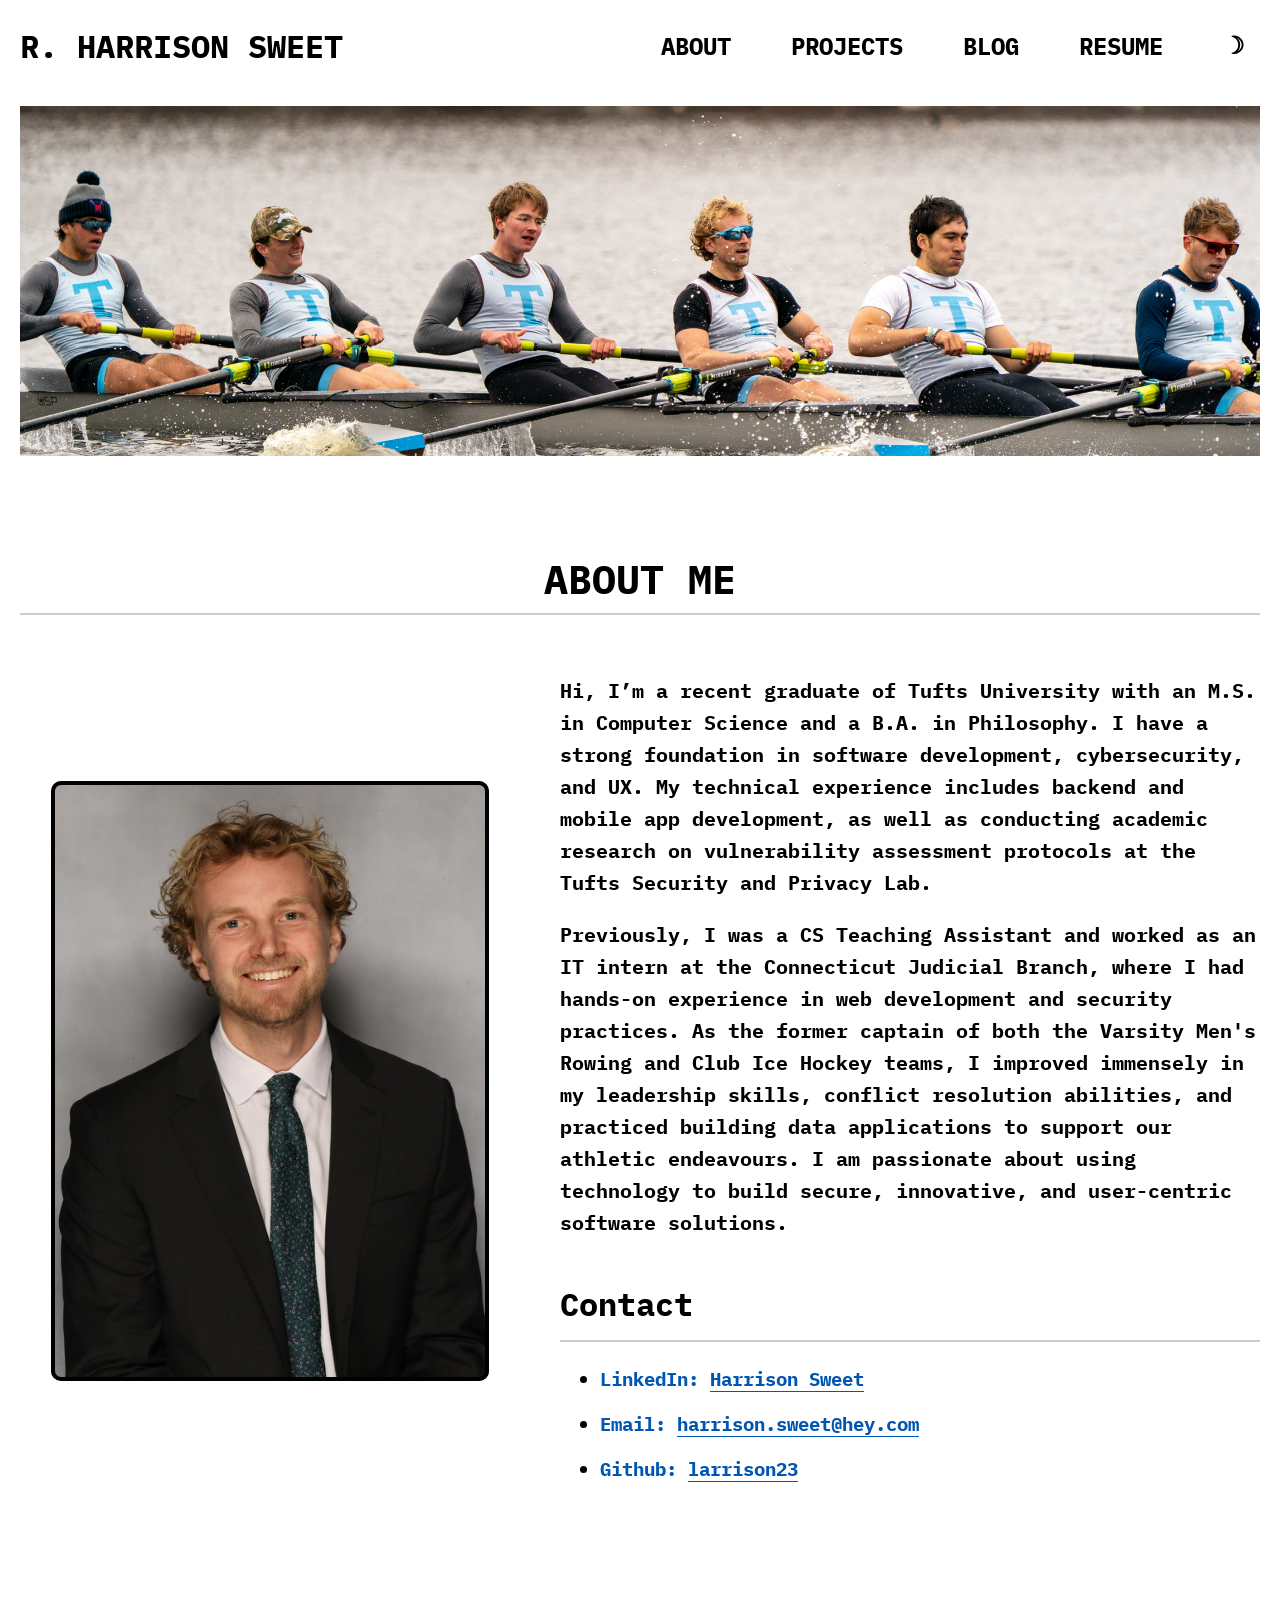
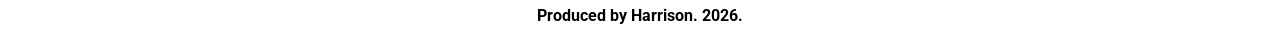
<file: index.html>
<!DOCTYPE html>
<html lang="en">
<head>
    <meta charset="UTF-8">
    <meta name="viewport" content="width=device-width, initial-scale=1.0">
    <meta http-equiv="Content-Security-Policy" content="default-src 'self'; style-src 'self' 'unsafe-inline'; img-src 'self' data:; connect-src 'self';">

    <title>R. Harrison Sweet | Portfolio</title>

    <link rel="icon" type="image/svg+xml" href="images/favicon.svg">

    <!-- Markdown Renderers -->
    <script src="assets/lib/marked.min.js"></script>
    <script src="assets/lib/purify.min.js"></script>
    <script src="assets/lib/highlight.min.js"></script>
    <script src="assets/lib/mermaid.min.js"></script>
    <script type="module" src="assets/js/markdown_parse.js"></script>

    <!-- Stylesheets -->
    <link rel="stylesheet" href="assets/css/main.css">
    <script src="assets/js/theme.js" defer></script>
    <script src="assets/js/theme_init.js"></script>
</head>
<body>
    <div class="container">
        <!-- ----------------------------------------- -->
        <!--                 Header                    -->
        <!-- ----------------------------------------- -->
        <header class="header">
            <a href="#about" class="header__home-link">
                <div class="header__logo">R. HARRISON SWEET</div>
            </a>

            <!--Nav Bar-->
            <nav class="nav">
                <a href="index.html" class="nav__link nav__link--active">ABOUT</a>
                <a href="projects.html" class="nav__link">PROJECTS</a>
                <a href="blog.html" class="nav__link">BLOG</a>
                <a href="assets/docs/SweetHarrisonCV.pdf" class="nav__link" target="_blank" rel="noopener noreferrer">RESUME</a>
                <button id="theme-toggle" class="nav__link" style="background: none; border: none; cursor: pointer;">
                    &#x263D;
                </button>
            </nav>
        </header>

        <main>
            <!-- Hero -->
            <img class="hero__image" src="assets/images/Rowing_Clean.jpeg" alt="Rowing competition banner" />

            <section id="about" class="about">
                <!-- ----------------------------------------- -->
                <!--                 About Me                  -->
                <!-- ----------------------------------------- -->
                <div class="about__header">
                    <h2 class="about__title">ABOUT ME</h2>
                </div>
                <div class="about__content">
                    <div class="about__image-wrapper">
                        <img class="about__image" src="assets/images/Harrison_headshot.jpeg" alt="Portrait of Harrison Sweet" />
                    </div>
                    
                    <div class="markdown about__text" data-file="content/Intro.md">
                        Loading intro...
                    </div>
                </div>
            </section>
        </main>

        <!-- ----------------------------------------- -->
        <!--                 Footer                    -->
        <!-- ----------------------------------------- -->
        <footer class="footer">
            Produced by Harrison. 2026.
        </footer>
    </div> <!-- /.container -->
</body>
</html>
</file>
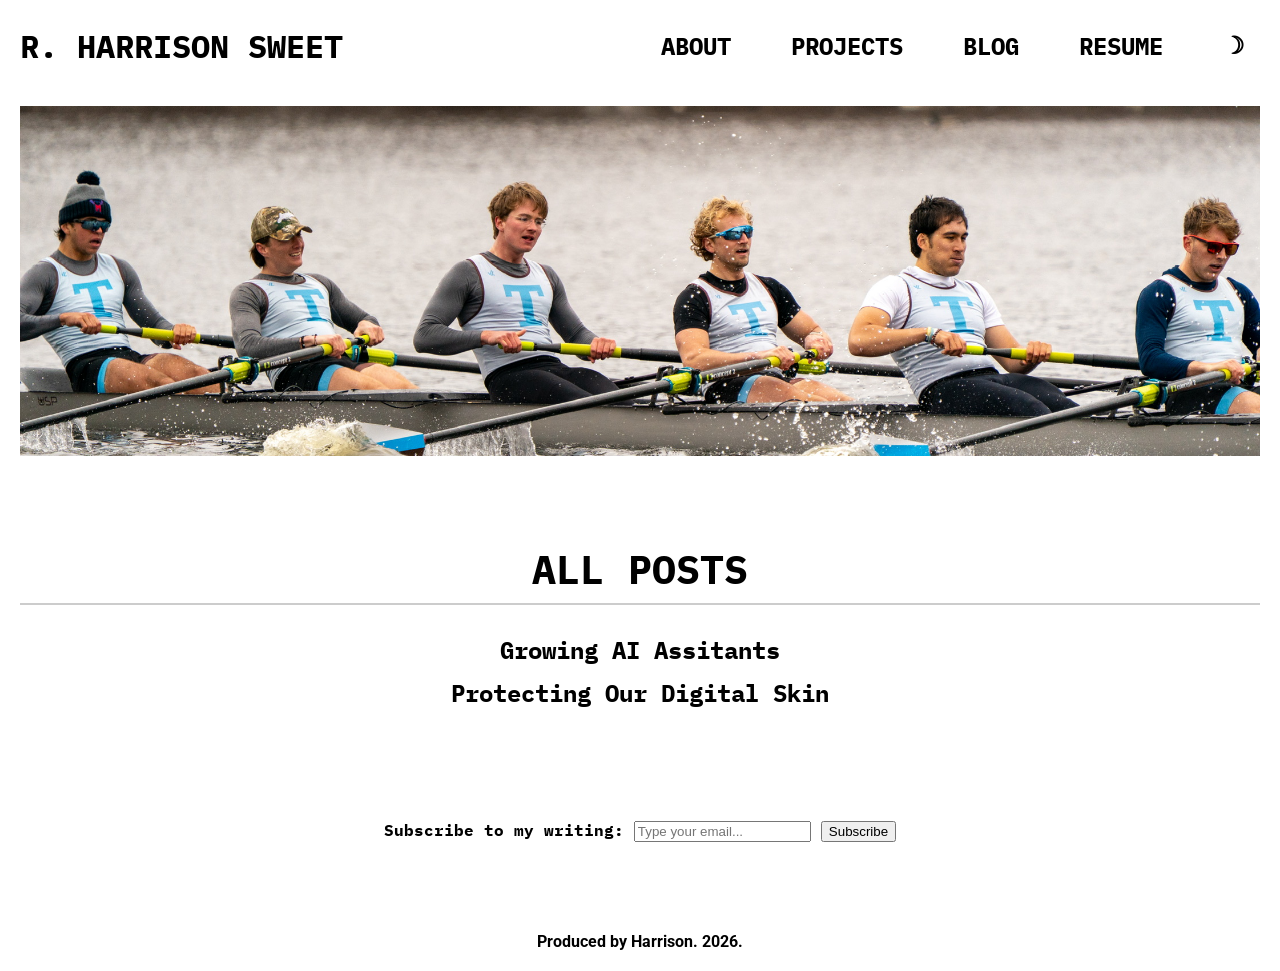
<file: blog.html>
<!DOCTYPE html>
<html lang="en">
<head>
    <meta charset="UTF-8">
    <meta name="viewport" content="width=device-width, initial-scale=1.0">
    <title>R. Harrison Sweet | Blog</title>
    <link rel="icon" type="image/svg+xml" href="images/favicon.svg">
    <link rel="stylesheet" href="assets/css/main.css">
    <script src="assets/js/theme.js" defer></script>
    <script src="assets/js/theme_init.js"></script>
    <script src="assets/js/blog_feed.js" defer></script>
</head>
<body>
    <div class="container">
        <!-- ----------------------------------------- -->
        <!--                 Header                    -->
        <!-- ----------------------------------------- -->
        <header class="header">
            <a href="index.html" class="header__home-link">
                <div class="header__logo">R. HARRISON SWEET</div>
            </a>
            <nav id="top" class="nav">
                <a href="index.html" class="nav__link">ABOUT</a>
                <a href="projects.html" class="nav__link">PROJECTS</a>
                <a href="blog.html" class="nav__link nav__link--active">BLOG</a>
                <a href="assets/docs/SweetHarrisonCV.pdf" class="nav__link" target="_blank" rel="noopener noreferrer">RESUME</a>
                <button id="theme-toggle" class="nav__link" style="background: none; border: none; cursor: pointer;">&#x263D;</button>
            </nav>
        </header>

        <main>
            <!-- Hero -->
            <img class="hero__image" src="assets/images/Rowing_Clean.jpeg" alt="Rowing competition banner" />

            <section class="project">
                <h2 class="project__title">ALL POSTS</h2>
                
                <!-- Populated by JavaScript -->
                <ul class="project__list" id="blog-feed">
                    <li>Loading posts...</li>
                </ul>
            </section>

            <section class="project">
                <form action="https://world.hey.com/harrison.sweet@hey.com/subscribers" method="POST">
                    <label for="subscriber_email_address">Subscribe to my writing:</label>
                    <input 
                        type="email" 
                        name="subscriber[email_address]" 
                        id="subscriber_email_address" 
                        placeholder="Type your email..." 
                        required
                    >
                    <button type="submit">Subscribe</button>
                </form>
            </section>
        </main>

        <footer class="footer">Produced by Harrison. 2026.</footer>
    </div>
</body>
</html>
</file>
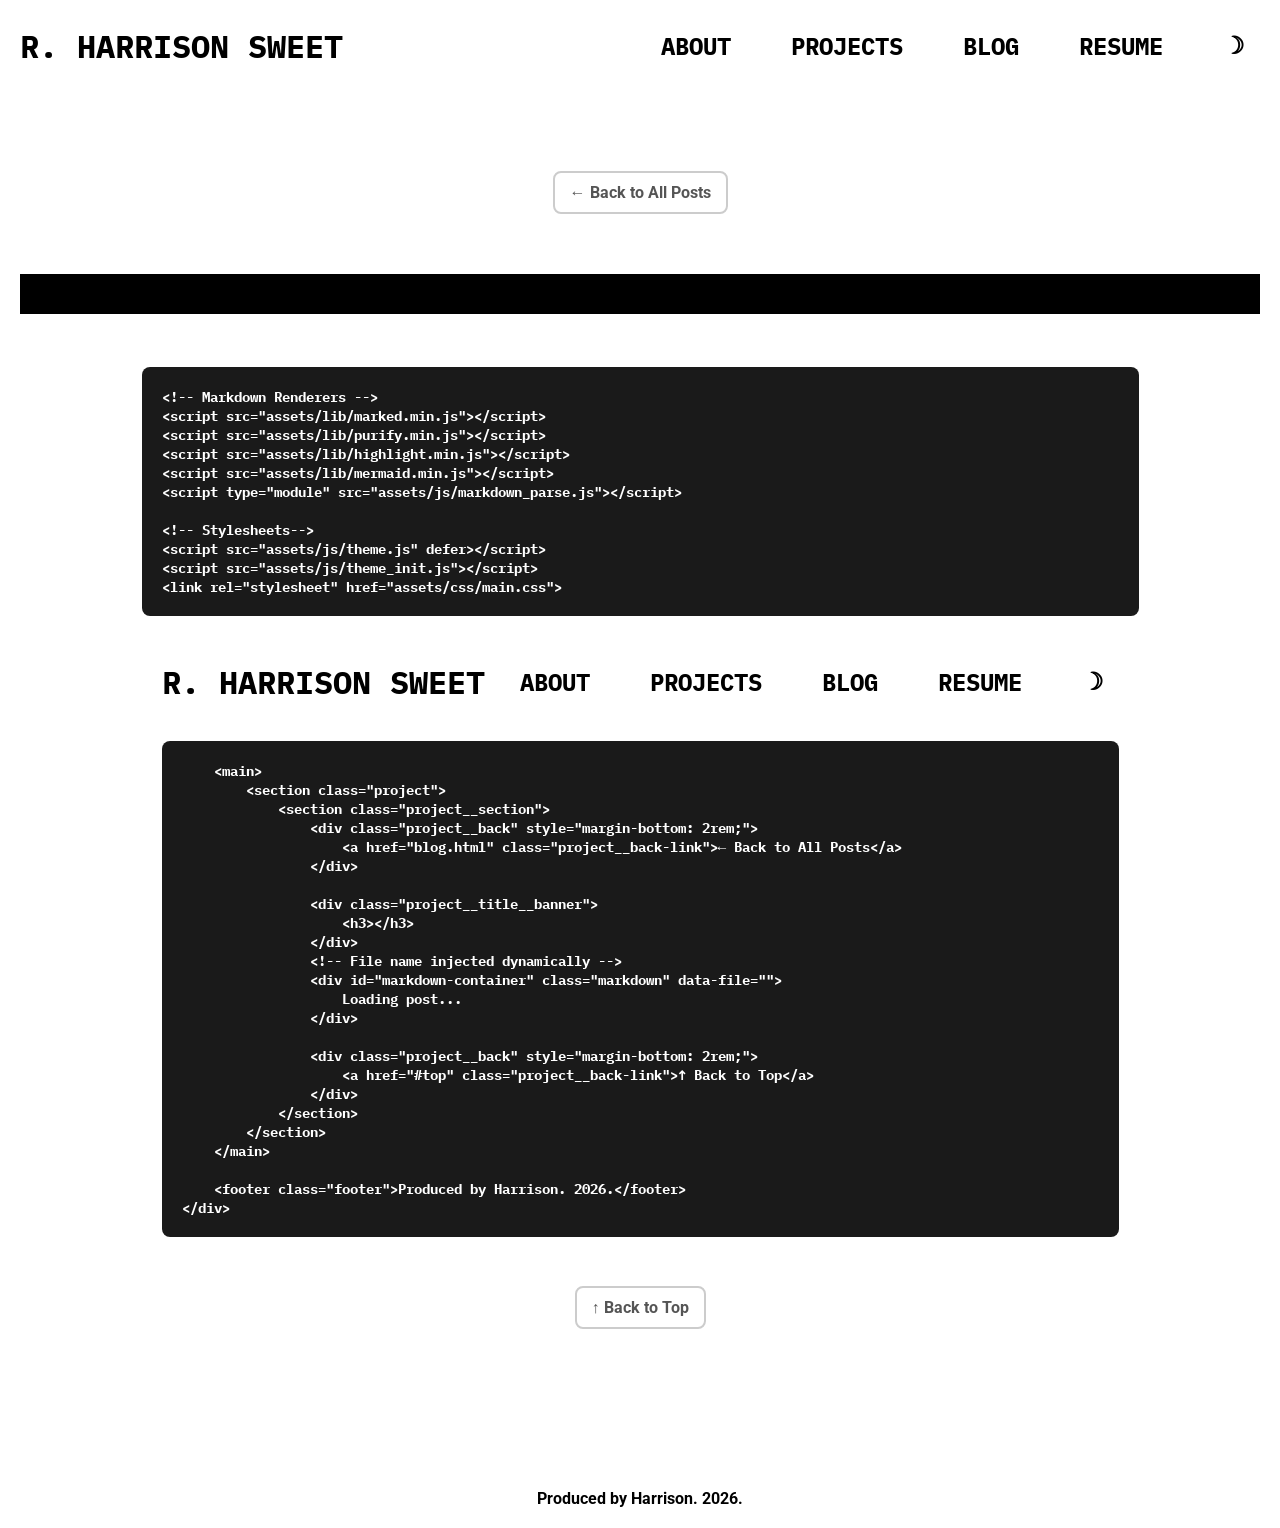
<file: post.html>
<!DOCTYPE html>
<html lang="en">
<head>
    <meta charset="UTF-8">
    <meta name="viewport" content="width=device-width, initial-scale=1.0">
    <title>R. Harrison Sweet | Blog</title>
    <link rel="icon" type="image/svg+xml" href="images/favicon.svg">
    <script src="assets/js/post.js" defer></script>
    
    <!-- Markdown Renderers -->
    <script src="assets/lib/marked.min.js"></script>
    <script src="assets/lib/purify.min.js"></script>
    <script src="assets/lib/highlight.min.js"></script>
    <script src="assets/lib/mermaid.min.js"></script>
    <script type="module" src="assets/js/markdown_parse.js"></script>

    <!-- Stylesheets-->
    <script src="assets/js/theme.js" defer></script>
    <script src="assets/js/theme_init.js"></script>
    <link rel="stylesheet" href="assets/css/main.css">
</head>
<body>    
    <div class="container">
        <!-- ----------------------------------------- -->
        <!--                 Header                    -->
        <!-- ----------------------------------------- -->
        <header class="header">
            <a href="index.html" class="header__home-link">
                <div class="header__logo">R. HARRISON SWEET</div>
            </a>
            <nav id="top" class="nav">
                <a href="index.html" class="nav__link">ABOUT</a>
                <a href="projects.html" class="nav__link">PROJECTS</a>
                <a href="blog.html" class="nav__link nav__link--active">BLOG</a>
                <a href="assets/docs/SweetHarrisonCV.pdf" class="nav__link" target="_blank" rel="noopener noreferrer">RESUME</a>
                <button id="theme-toggle" class="nav__link" style="background: none; border: none; cursor: pointer;">&#x263D;</button>
            </nav>
        </header>
        
        <main>
            <section class="project">
                <section class="project__section">
                    <div class="project__back" style="margin-bottom: 2rem;">
                        <a href="blog.html" class="project__back-link">← Back to All Posts</a>
                    </div>

                    <div class="project__title__banner">
                        <h3></h3>
                    </div>
                    <!-- File name injected dynamically -->
                    <div id="markdown-container" class="markdown" data-file="">
                        Loading post...
                    </div>

                    <div class="project__back" style="margin-bottom: 2rem;">
                        <a href="#top" class="project__back-link">↑ Back to Top</a>
                    </div>
                </section>
            </section>
        </main>
        
        <footer class="footer">Produced by Harrison. 2026.</footer>
    </div>
</body>
</html>
</file>
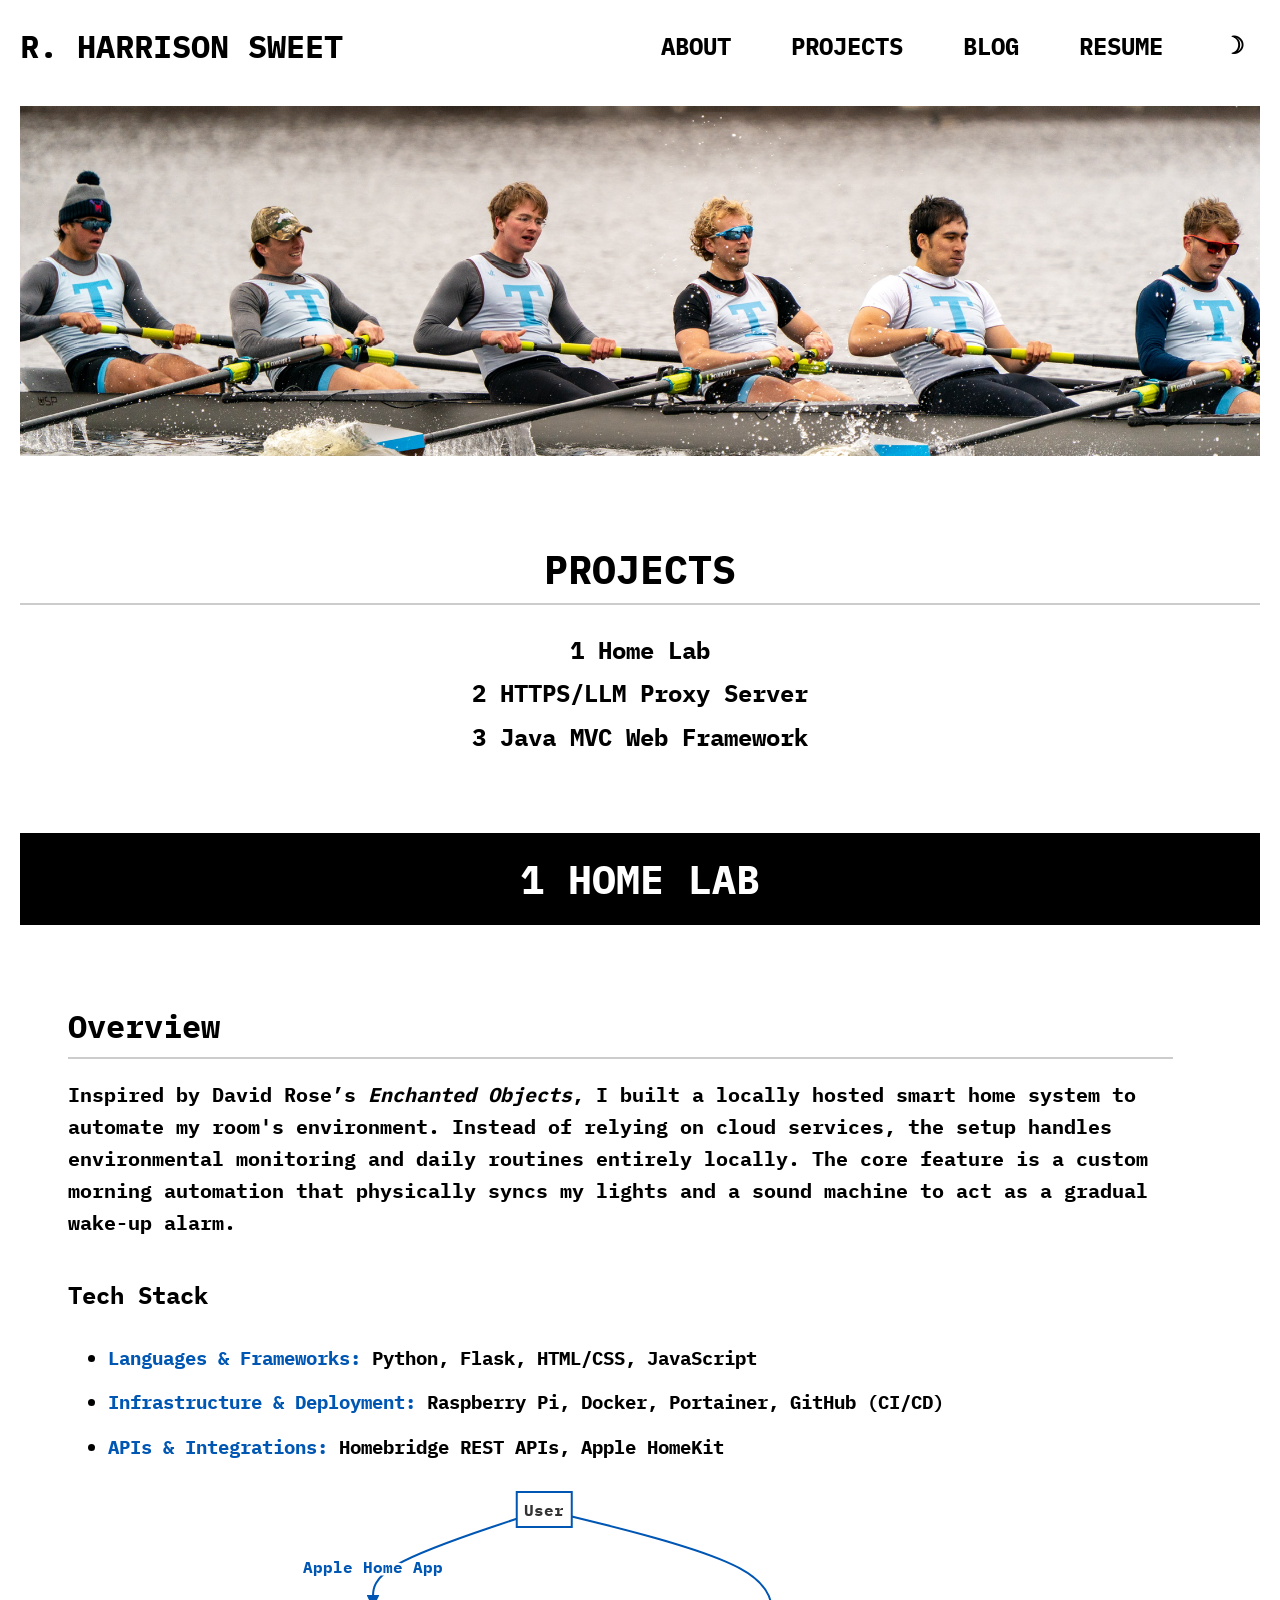
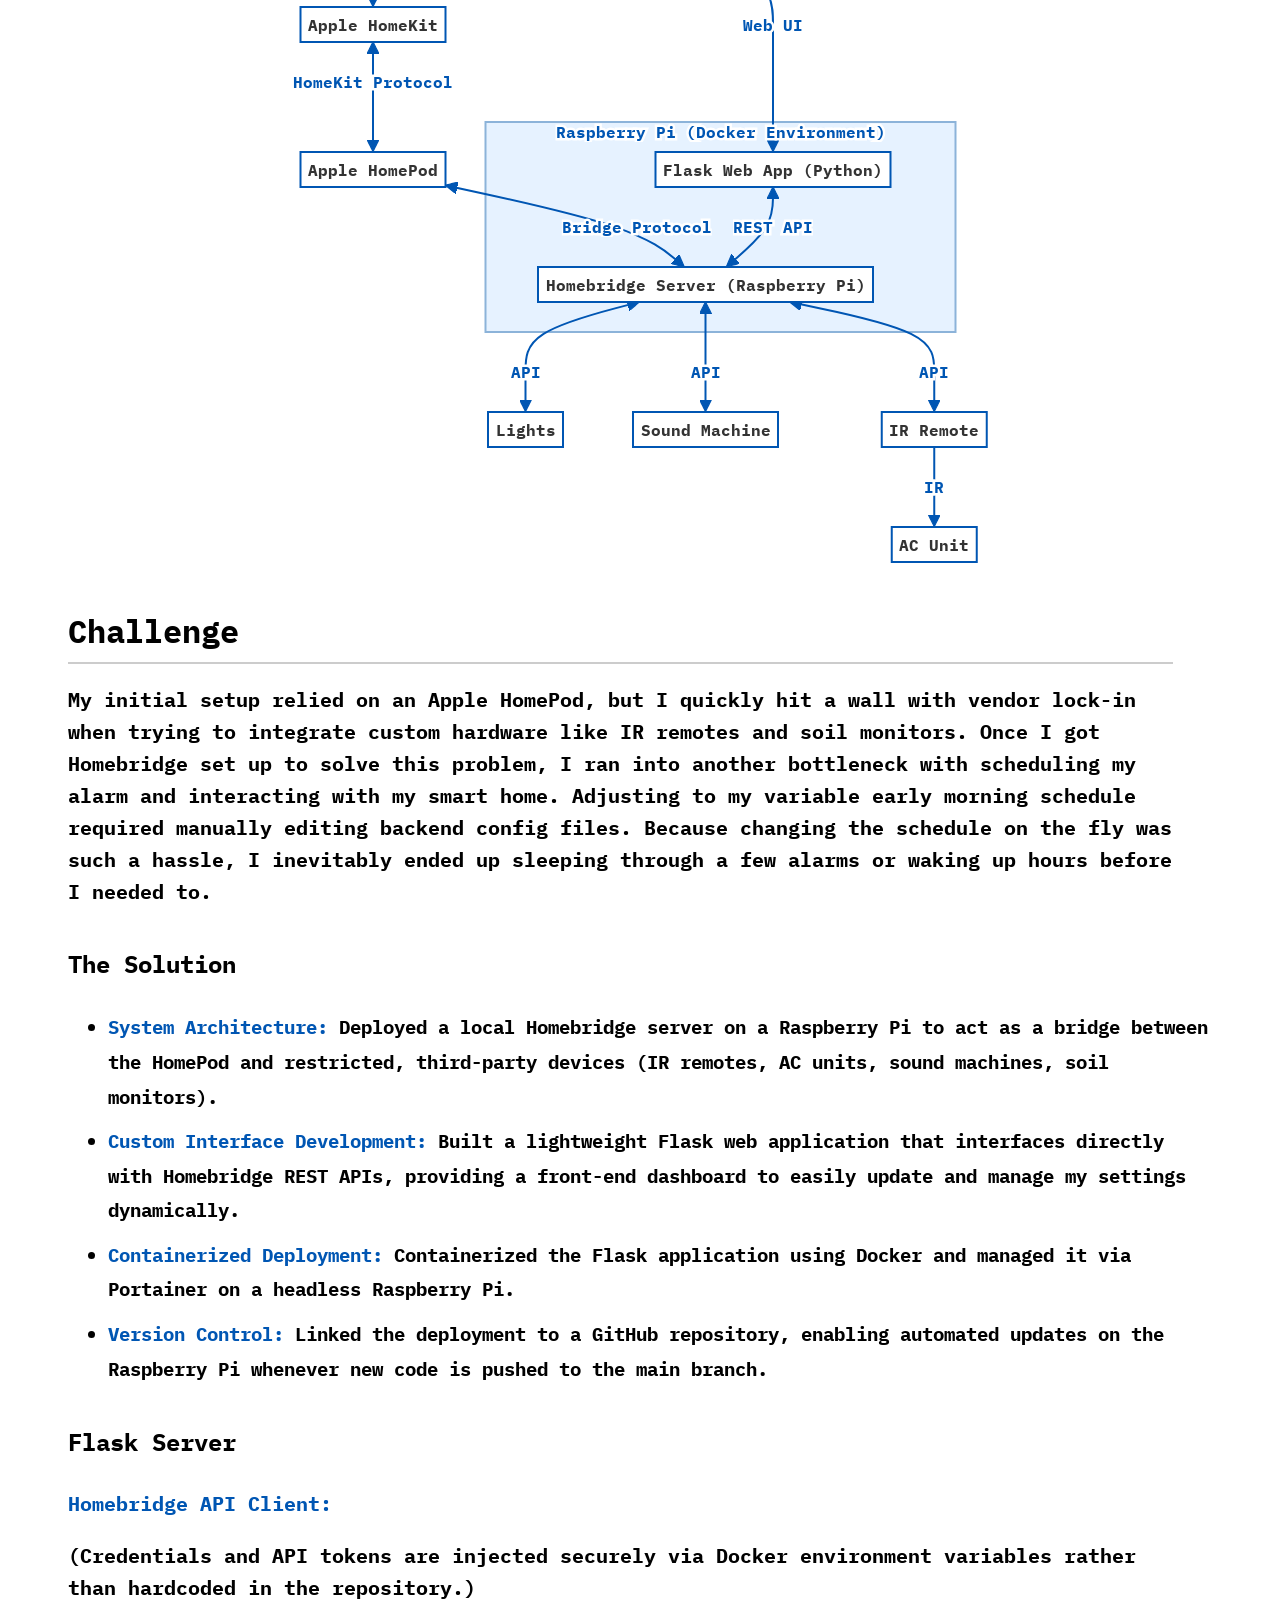
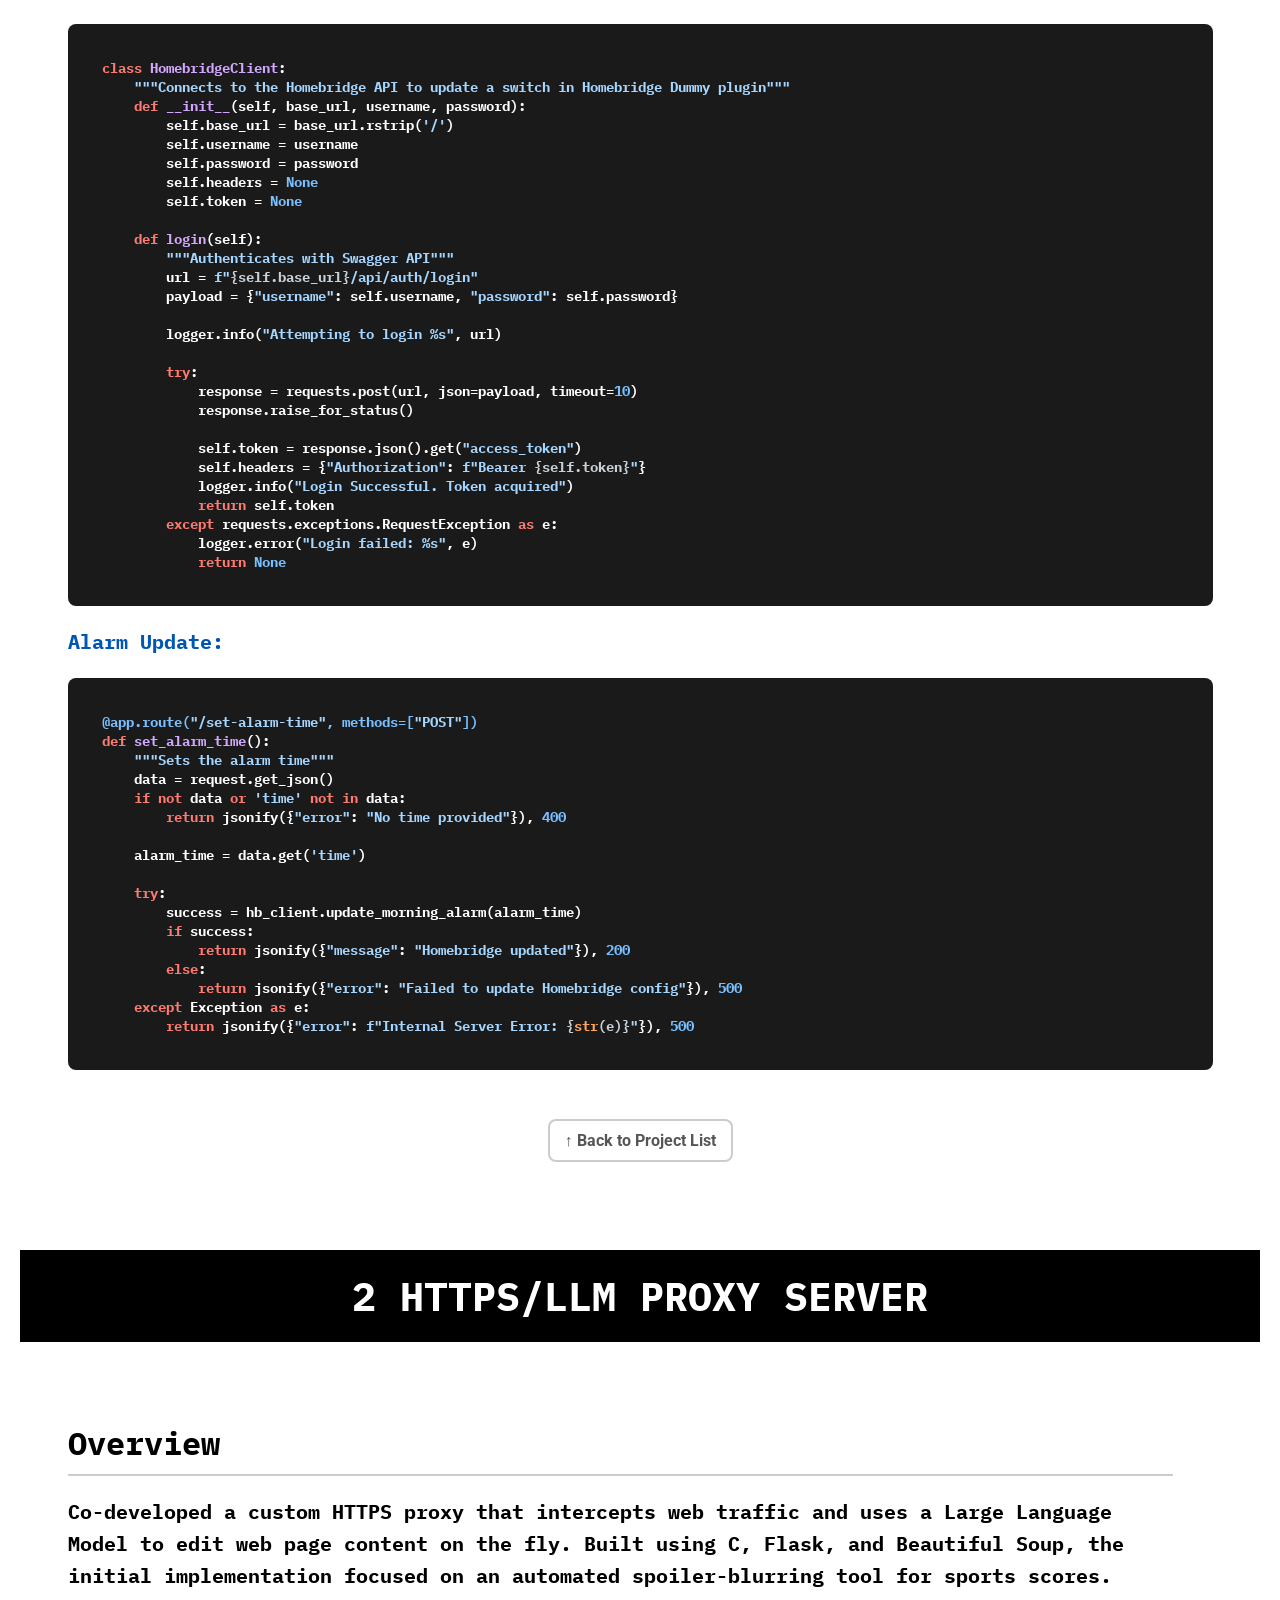
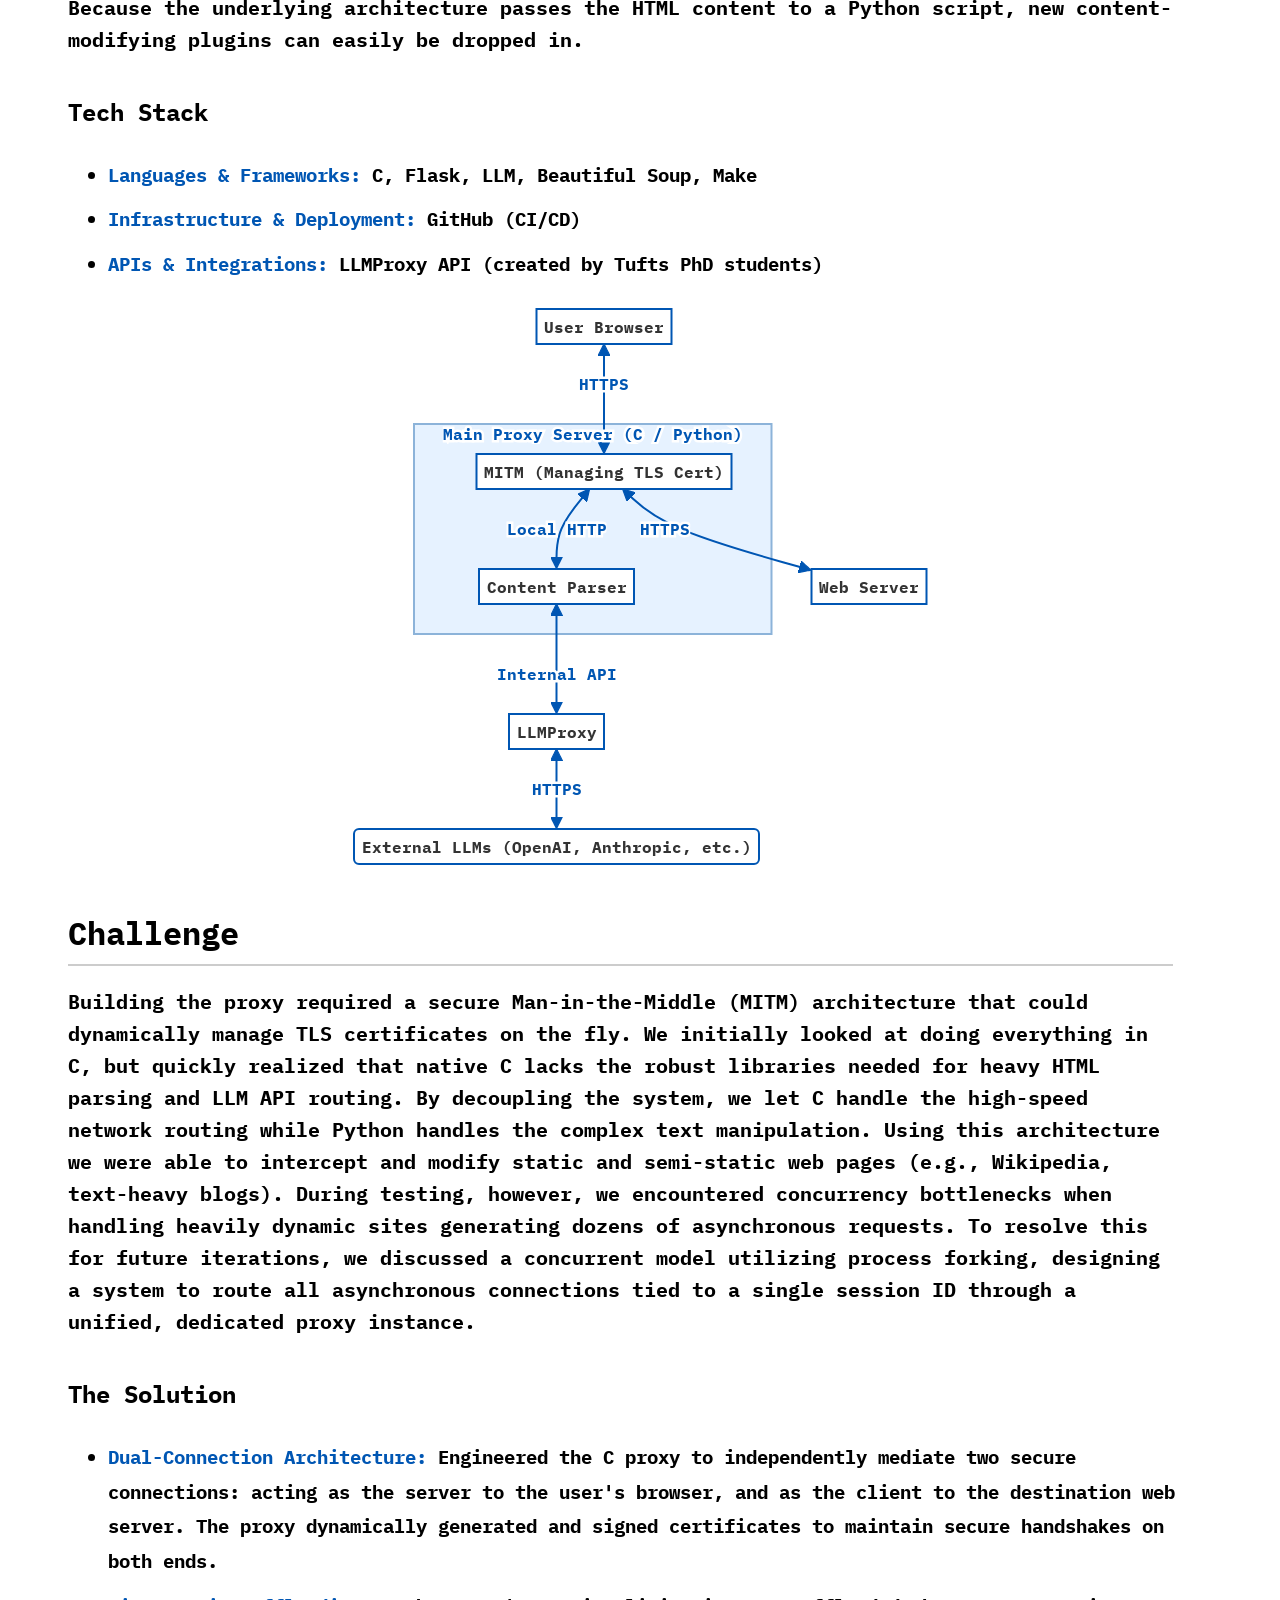
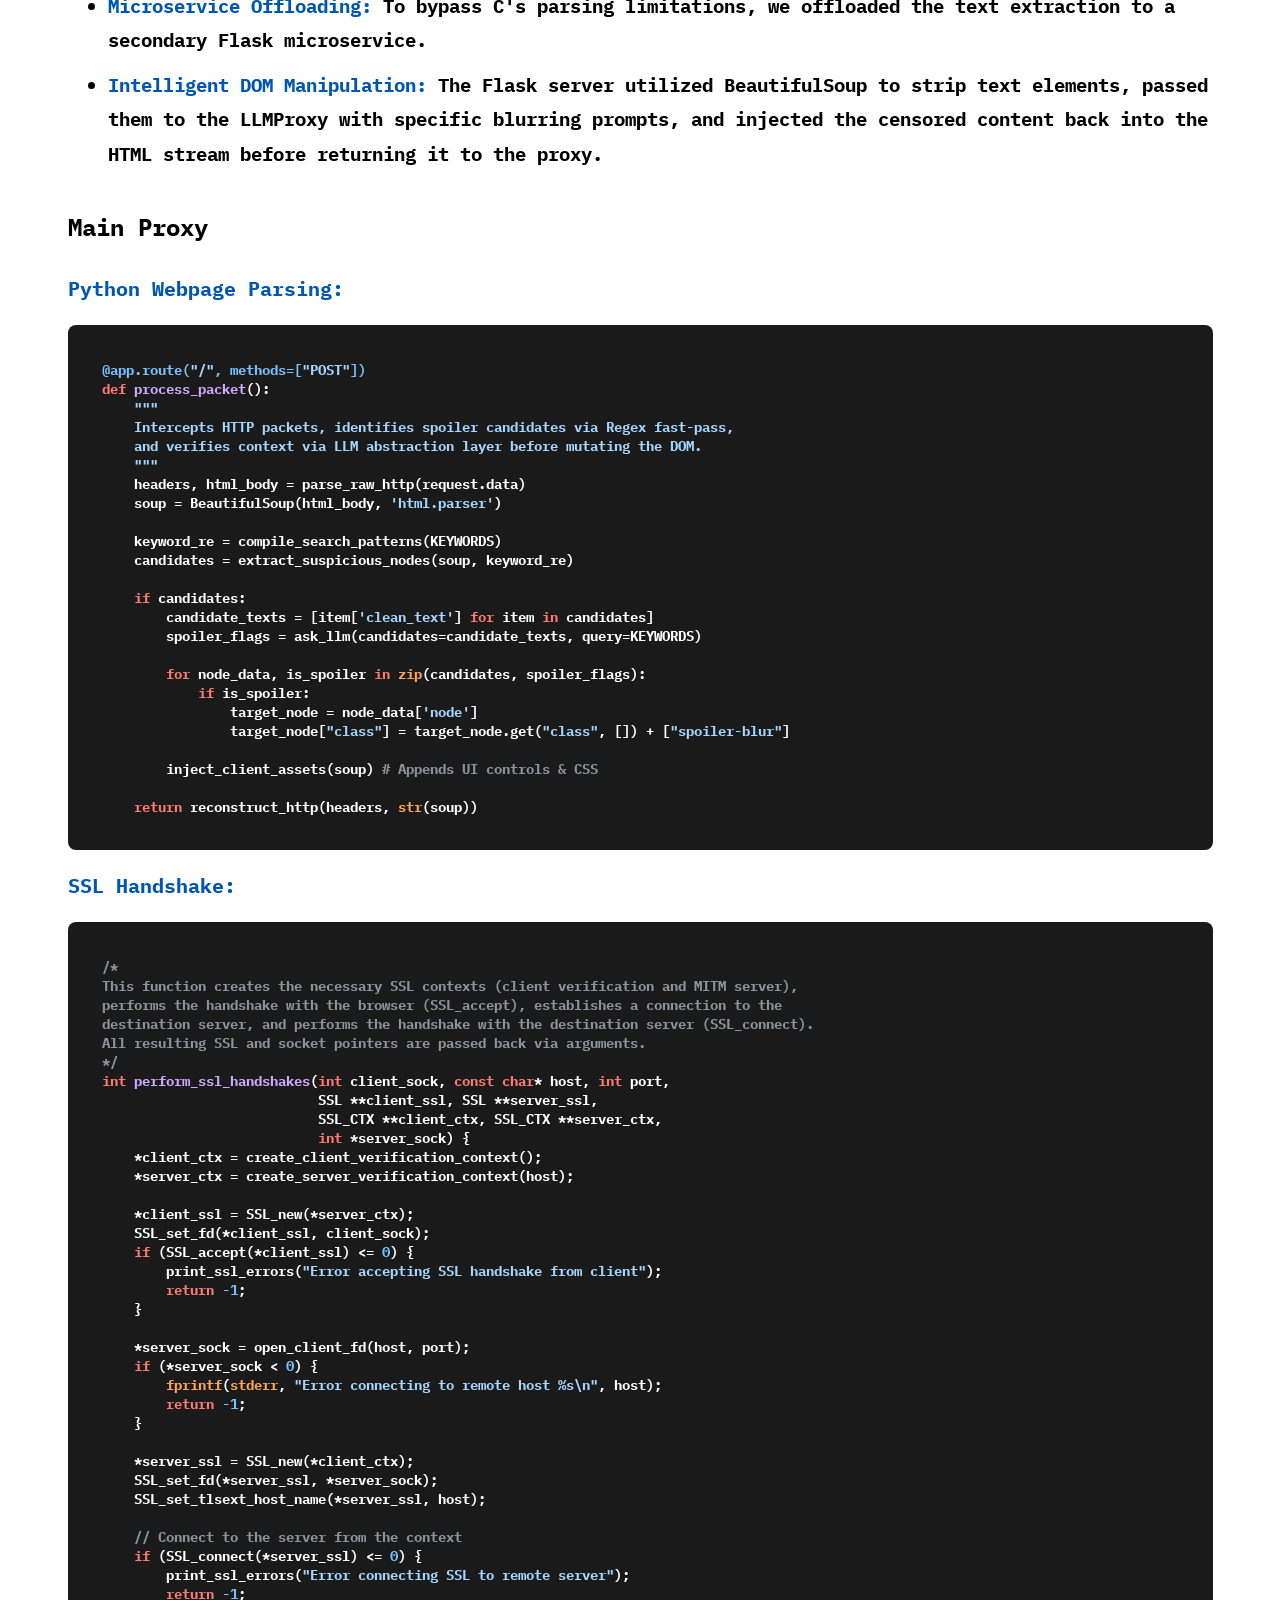
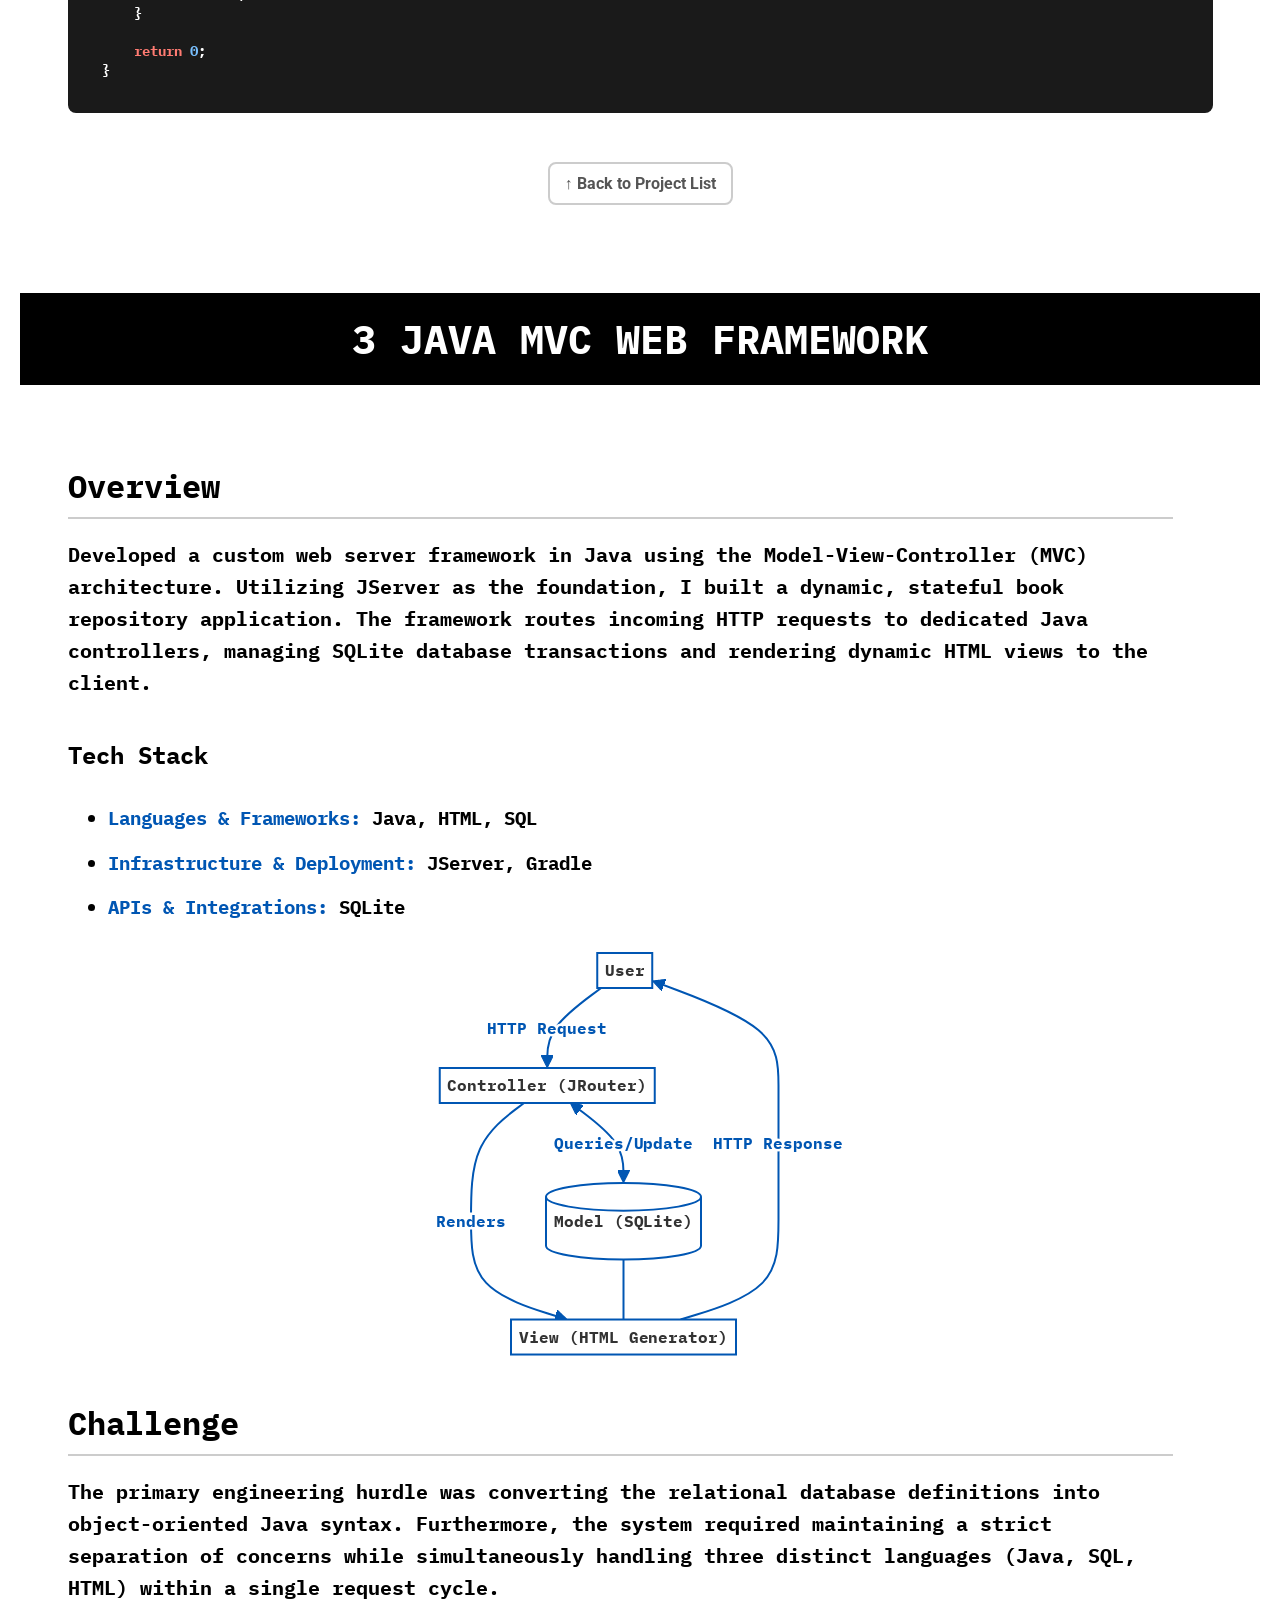
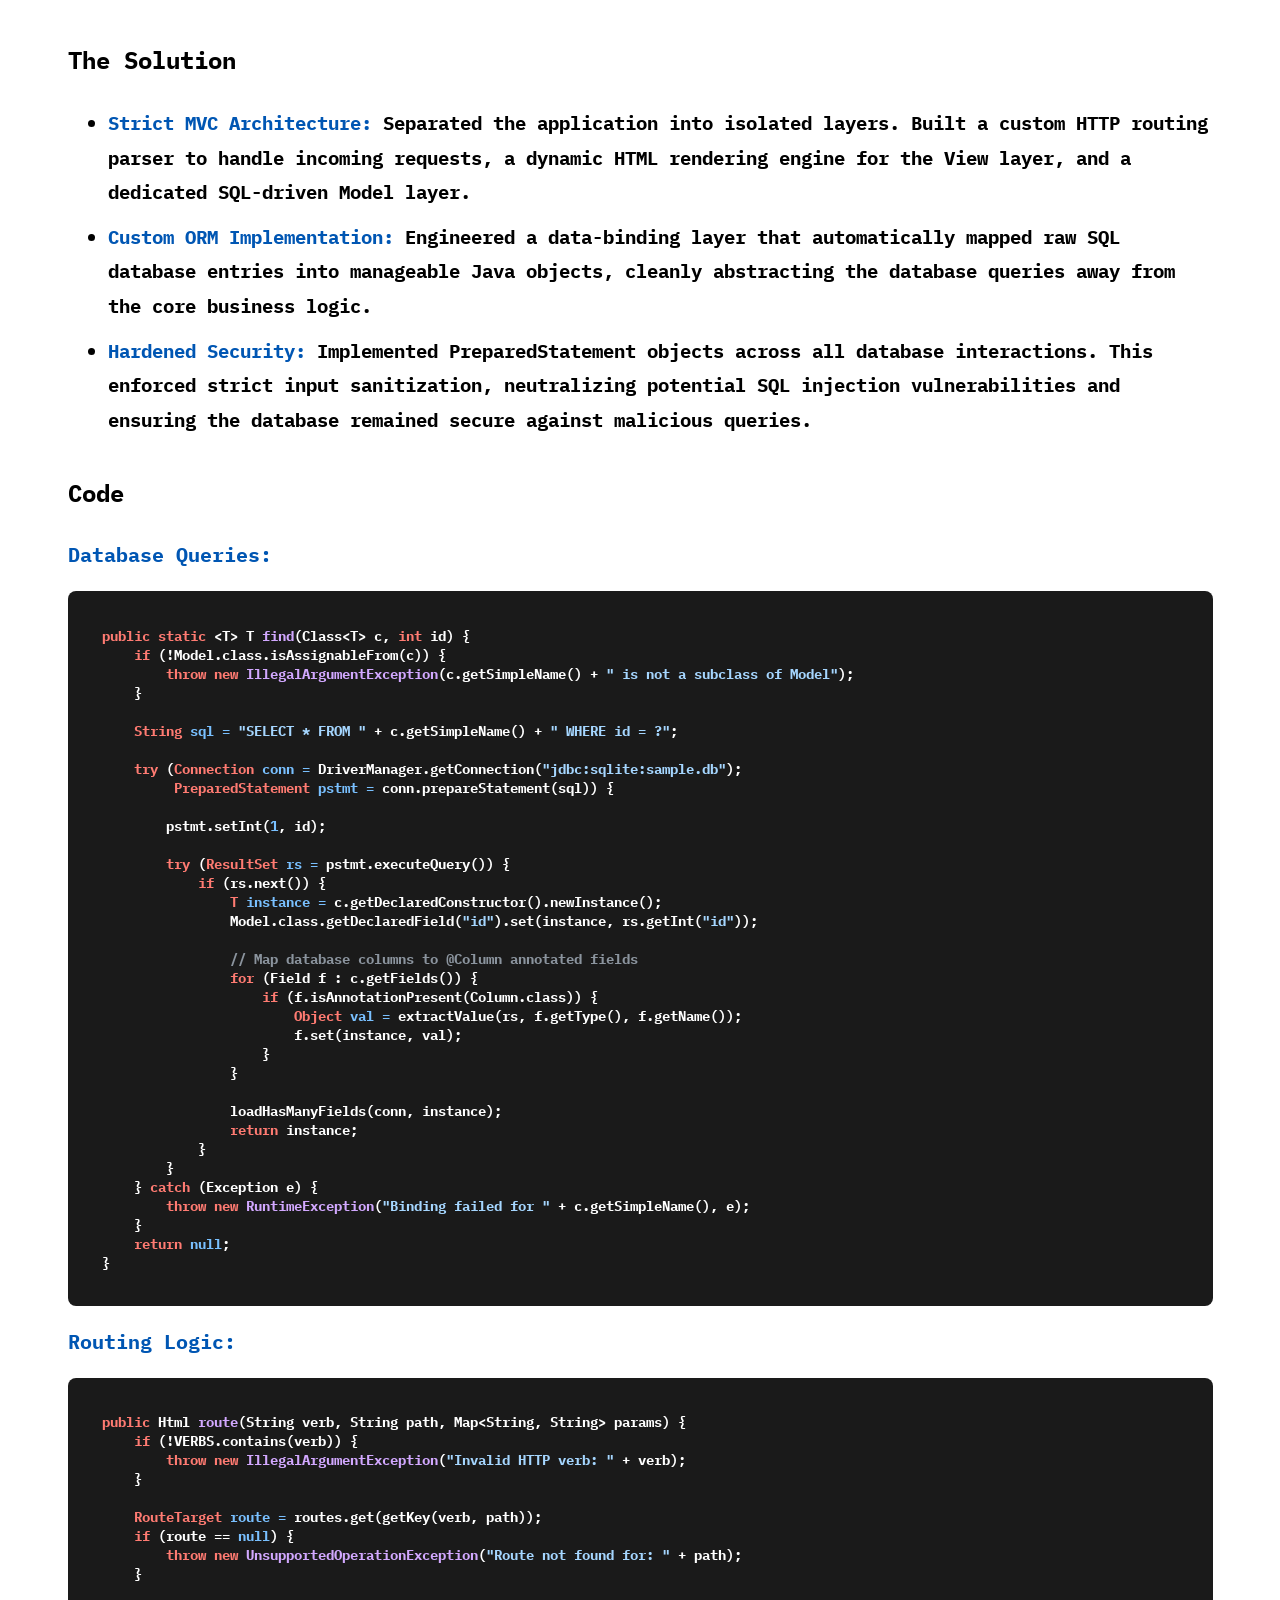
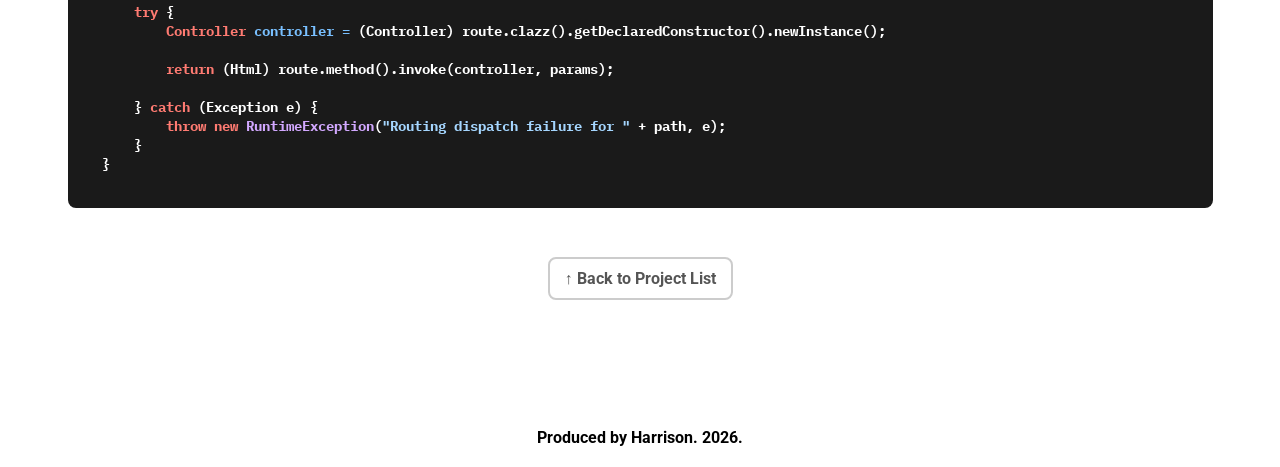
<file: projects.html>
<!DOCTYPE html>
<html lang="en">
<head>
    <meta charset="UTF-8">
    <meta name="viewport" content="width=device-width, initial-scale=1.0">
    <meta http-equiv="Content-Security-Policy" content="default-src 'self'; style-src 'self' 'unsafe-inline'; img-src 'self' data:; connect-src 'self';">

    <title>R. Harrison Sweet | Portfolio</title>

    <link rel="icon" type="image/svg+xml" href="images/favicon.svg">

    <!-- Markdown Renderers -->
    <script src="assets/lib/marked.min.js"></script>
    <script src="assets/lib/purify.min.js"></script>
    <script src="assets/lib/highlight.min.js"></script>
    <script src="assets/lib/mermaid.min.js"></script>
    <script type="module" src="assets/js/markdown_parse.js"></script>

    <!-- Stylesheets -->
    <link rel="stylesheet" href="assets/css/main.css">
    <script src="assets/js/theme.js" defer></script>
    <script src="assets/js/theme_init.js"></script>
    <link rel="stylesheet" href="assets/css/github-light.min.css" id="theme-dark" integrity="sha384-eFTL69TLRZTkNfYZOLM+G04821K1qZao/4QLJbet1pP4tcF+fdXq/9CdqAbWRl/L" crossorigin="anonymous" disabled>
    <link rel="stylesheet" href="assets/css/github-dark.min.css" id="theme-light" integrity="sha384-wH75j6z1lH97ZOpMOInqhgKzFkAInZPPSPlZpYKYTOqsaizPvhQZmAtLcPKXpLyH" crossorigin="anonymous">
</head>

<body>
    <div class="container">
        <!-- ----------------------------------------- -->
        <!--                 Header                    -->
        <!-- ----------------------------------------- -->
        <header class="header">
            <a href="index.html" class="header__home-link">
                <div class="header__logo">R. HARRISON SWEET</div>
            </a>

            <!-- Nav Bar -->
            <nav id="top" class="nav">
                <a href="index.html" class="nav__link">ABOUT</a>
                <a href="projects.html" class="nav__link nav__link--active">PROJECTS</a>
                <a href="blog.html" class="nav__link">BLOG</a>
                <a href="assets/docs/SweetHarrisonCV.pdf" class="nav__link" target="_blank" rel="noopener noreferrer">RESUME</a>
                <button id="theme-toggle" class="nav__link" style="background: none; border: none; cursor: pointer;">
                    &#x263D;
                </button>
            </nav>
        </header>

        <main>
            <!-- Hero -->
            <img class="hero__image" src="assets/images/Rowing_Clean.jpeg" alt="Rowing competition banner" />

            <!-- ----------------------------------------- -->
            <!--             Projects Intro                -->
            <!-- ----------------------------------------- -->
            <section class="project">
                <h2 class="project__title">PROJECTS</h2>
                <ul class="project__list">
                    <li><a href="#home-lab">1 Home Lab</a></li>
                    <li><a href="#llmproxy">2 HTTPS/LLM Proxy Server</a></li>
                    <li><a href="#javaweb">3 Java MVC Web Framework</a></li>
                </ul>

                <!-- Project 1: Home Lab -->
                <section id="home-lab" class="project__section">
                    <div class="project__title__banner">
                        <h3>1 HOME LAB</h3>
                    </div>

                    <div class="markdown" data-file="content/Containerized Home Network.md">
                        Loading project data...
                    </div>

                    <div class="project__back">
                        <a href="#top" class="project__back-link">↑ Back to Project List</a>
                    </div>
                </section>

                <!-- Project 2: LLM Proxy -->
                <section id="llmproxy" class="project__section">
                    <div class="project__title__banner">
                        <h3>2 HTTPS/LLM PROXY SERVER</h3>
                    </div>

                    <div class="markdown" data-file="content/LLM Connected Proxy.md">
                        Loading project data...
                    </div>

                    <div class="project__back">
                        <a href="#top" class="project__back-link">↑ Back to Project List</a>
                    </div>
                </section>

                <!-- Project 3: Java Web App -->
                <section id="javaweb" class="project__section">
                    <div class="project__title__banner">
                        <h3>3 JAVA MVC WEB FRAMEWORK</h3>
                    </div>

                    <div class="markdown" data-file="content/Java Web App.md">
                        Loading project data...
                    </div>

                    <div class="project__back">
                        <a href="#top" class="project__back-link">↑ Back to Project List</a>
                    </div>
                </section>
            </section>
        </main>

        <!-- ----------------------------------------- -->
        <!--                 Footer                    -->
        <!-- ----------------------------------------- -->
        <footer class="footer">
            Produced by Harrison. 2026.
        </footer>
    </div> <!-- /.container --> 
</body>
</html>
</file>
<file: assets/css/main.css>
/* =================================
   GLOBAL VARIABLES
   ================================= */
:root {
    /* General Colors */
    --color-bg: #ffffff;
    --color-text: #000000;
    --color-text-muted: #555555;
    --color-accent: #0056b3;
    --color-border: #cccccc;

    /* Code Colors */
    --color-code-bg: #f0f0f0;
    --color-pre-bg: #1a1a1a;

    /* Graph Colors */
    --color-edge: #0056b3;
    --color-edge-text: #0056b3;
    --color-node-bg: #ffffff;
    --color-node-stroke: #0056b3;
    --color-node-text: #333333;
    --cluster-fill: #e6f2ff;
    --cluster-stroke: #8cb3d9;
    --cluster-span: #0056b3;
    --color-link: #0056b3;

    --font-mono: 'IBM Plex Mono', monospace;
    --font-sans: 'Roboto', sans-serif;

    --max-width-global: 1440px;
    --max-width-content: 1105px;
}

body[data-theme="dark"] {
    /* General Colors */
    --color-bg: #121212;
    --color-text: #e0e0e0;
    --color-text-muted: #a0a0a0;
    --color-accent: #ff4d4d;
    --color-border: #333333;

    /* Code Colors */
    --color-code-bg: #2a2a2a;
    --color-pre-bg: #f0f0f0;

    /* Graph Colors */
    --color-edge: #ff4d4d;
    --color-edge-text: #ff4d4d;
    --color-node-bg: #1e293b;
    --color-node-stroke: #ff4d4d;
    --color-node-text: #e0e0e0;
    --cluster-fill: #331414;
    --cluster-stroke: #b33636;
    --cluster-span: #ff4d4d;
    --color-link: #ff4d4d;
}

/* =================================
   BASE BLOCK
   ================================= */
body {
    margin: 0;
    font-family: var(--font-mono);
    background-color: var(--color-bg);
    color: var(--color-text);
    overflow-x: hidden;
}

.container {
    width: 100%;
    max-width: var(--max-width-global);
    margin: 0 auto;
    padding: 0 20px;
    box-sizing: border-box;
}

a, a:visited {
    color: var(--color-link);
    text-decoration: none;
    border-bottom: 1px solid var(--color-link);
    transition: all 0.3 ease;

    &:hover {
        color: var(--color-text);
        border-bottom-color: var(--color-text);
    }
}

/* =================================
   HEADER & NAV BLOCK
   ================================= */
.header {
    display: flex;
    justify-content: space-between;
    align-items: center;
    flex-wrap: wrap;
    padding: 20px 0;
    gap: 20px;

    & .header__home-link {
        text-decoration: none;
        color: var(--color-text);
        border-bottom: none;
    }

    & .header__logo {
        font-size: 2rem;
        font-weight: 700;
        text-align: center;
        flex-grow: 1;
        color: var(--color-text);
        text-decoration: none;
    }
}

.nav {
    display: flex;
    gap: 30px;
    width: 100%;
    justify-content: center;
    flex-wrap: wrap;

    & .nav__link {
        text-decoration: none;
        color: var(--color-text);
        font-size: 1.5rem;
        font-weight: 700;
        padding: 10px 15px;
        transition: color 0.3s ease;
        border-bottom: none;

        &:hover {
        color: var(--color-text-muted);
        }

        & .nav__link--active {
            border-bottom: 4px solid var(--color-text);
        }
    }
}

/* =================================
   HERO BLOCK
   ================================= */
.hero__image {
    width: 100%;
    height: 350px;
    object-fit: cover;
    object-position: 100% 60%;
    display: block;
    margin: 14px 0;
}

/*=============================== 
   ABOUT BLOCK
   ============================== */
.about {
    padding: 50px 0;
    text-align: center;

    & .about__header {
        /* display: inline-block; */
        background: var(--color-bg);
        border-radius: 10px;
        margin-bottom: 40px;
        position: relative;
        z-index: 2;
    }

    & .about__title {
        font-size: 2.5rem;
        font-weight: 700;
        width: 100%;
        margin-bottom: 20px;
        border-bottom: 2px solid #ccc;
        padding-bottom: 0.5rem;
    }

    & .about__content {
        display: flex;
        align-items: center;
        gap: 40px;
        flex-wrap: wrap;
        text-align: left;
    }

    & .about__image-wrapper {
        flex: 1 1 400px;
        display: flex;
        justify-content: center;
    }

    & .about__image {
        width: 100%;
        max-width: 438px;
        height: 600px;
        object-fit: cover;
        object-position: 40% 20%;
        border-radius: 10px;
        outline: 4px solid var(--color-text);
        outline-offset: -4px;
    }

    & .about__text {
        flex: 1 1 600px;
        font-size: 1.25rem;
        font-weight: 700;
        line-height: 1.6;
    }
}

/* =================================
   PROJECT BLOCK
   ================================= */
.project {
    text-align: center;
    padding: 40px 0;

    & .project__title {
        font-size: 2.5rem;
        margin-bottom: 20px;
        border-bottom: 2px solid #ccc;
        padding-bottom: 0.5rem;
    }

    & .project__title__banner {
            background-color: var(--color-text);
            color: var(--color-bg);
            padding: 20px 40px;
            width: 100%;
            box-sizing: border-box;
            text-align: center;

            & h3 {
                margin: 0;
                font-size: 2.5rem
            }
        }

    & .project__list {
        list-style: none;
        padding: 0;
        font-size: 1.5rem;
        line-height: 1.8;
        font-weight: 700;

        & a, & a:visited {
            color: var(--color-text);
            text-decoration: none;
            transition: color 0.3s ease;
            border-bottom: none;
        }
    }

    & .project__section {
        padding: 50px 0;
        display: flex;
        flex-direction: column;
        align-items: center;
        gap: 40px;
    }

    & .project__back-link, & .project__back-link:visited {
        font-family: var(--font-sans);
        font-weight: 700;
        font-size: 1rem;
        color: var(--color-text-muted);
        text-decoration: none;
        padding: 10px 15px;
        border: 2px solid var(--color-border);
        border-radius: 8px;
        transition: all 0.3s ease;

        &:hover {
            background-color: var(--color-code-bg);
            color: var(--color-text);
            border-color: #aaa;
        }
    }
}

/* =================================
   MARKDOWN BLOCK
   ================================= */
.markdown {
    min-width: 0;
    max-width: 95vw;
    overflow-wrap: break-word;
    text-align: left;

    & p {
        font-size: 1.25rem;
        line-height: 1.6;
        font-weight: 700;
        max-width: var(--max-width-content);
        margin-bottom: 20px;
    }

    & h1, & h2, & h3 {
        font-size: 2rem;
        padding-bottom: 10px;
        margin-top: 40px;
        margin-bottom: 20px;
        width: 100%;
        max-width: var(--max-width-content);
    }

    & h1, & h2 {
        border-bottom: 2px solid var(--color-border);
    }

    & h3 {
        font-size: 1.5rem;
    }

    & ul, & ol {
        font-size: 1.2rem;
        line-height: 1.8;
        padding-left: 40px;
        margin-bottom: 20px;
        max-width: var(--max-width-content);
    }

    & li {
        margin-bottom: 10px;
    }

    & code {
        font-family: var(--font-mono);
        background-color: var(--color-code-bg);
        padding: 2px 6px;
        border-radius: 4px;
        font-size: 0.9em;
    }

    & pre {
        background-color: var(--color-pre-bg);
        color: var(--color-bg);
        padding: 20px;
        border-radius: 8px;
        max-width: 100%;
        box-sizing: border-box;
        margin-bottom: 20px;

        & code {
            background-color: transparent;
            padding: 0;
            color: inherit;
            display: block;
            overflow-x: auto;
        }

        & svg {
            display: block;
            margin: 0 auto;
            max-width: 100%;

            & .edgePath path, & .edgePath .path, & .flowchart-link {
                stroke: var(--color-edge) !important;
                stroke-width: 2px !important;
            }

            & marker path, & marker polygon {
                fill: var(--color-edge) !important;
                stroke: var(--color-edge) !important;
            }

            & .edgeLabel, & .edgeLabel div, & .edgeLabel span {
                background-color: transparent !important;
                color: var(--color-edge-text) !important;

                -webkit-text-stroke: 5px var(--color-bg);
                paint-order: stroke fill;
            }

            & .node rect, & .node circle, & .node ellipse, & .node polygon, & .node path {
                fill: var(--color-node-bg) !important;
                stroke: var(--color-node-stroke) !important;
                stroke-width: 2px !important;
            }

            & .node .label, & .node span, & .node text {
                color: var(--color-node-text) !important;
                fill: var(--color-node-text) !important;
                font-weight: 600 !important;
            }
        }
    }

    & pre:has(svg) {
        background-color: transparent;
        padding: 0;
    }

    & blockquote {
        border-left: 4px solid var(--color-text);
        margin: 0 0 20px 0;
        padding-left: 20px;
        font-style: italic;
        color: var(--color-text-muted);
        max-width: var(--max-width-content);
    }

    & strong, & b {
        color: var(--color-accent);
    }

    & img {
        width: 100%;
        max-width: var(--max-width-content);
        height: auto;
        outline: 4px solid var(--color-text);
        display: block;
        margin: 30px auto;
    }
}

.cluster rect {
    fill: var(--cluster-fill) !important;
    stroke: var(--cluster-stroke) !important;
    stroke-width: 2px !important;
}

.cluster-label text, 
.cluster-label span,
.cluster-label div {
    fill: var(--cluster-span) !important;
    color: var(--cluster-span) !important;
    font-weight: 700 !important;

    -webkit-text-stroke: 5px var(--color-bg);
    paint-order: stroke fill;
}

/* =========================================
   UI ELEMENTS & FOOTER
   ========================================= */
.footer {
    text-align: center;
    padding: 20px 0;
    margin-top: 30px;
    font-family: var(--font-sans);
    font-size: 1rem;
    font-weight: 700;
}

/* ibm-plex-mono-700 - latin */
@font-face {
  font-display: swap;
  font-family: 'IBM Plex Mono';
  font-style: normal;
  font-weight: 700;
  src: url('../fonts/ibm-plex-mono-v20-latin-700.woff2') format('woff2');
}

/* roboto-700 - latin */
@font-face {
  font-display: swap; /* Check https://developer.mozilla.org/en-US/docs/Web/CSS/@font-face/font-display for other options. */
  font-family: 'Roboto';
  font-style: normal;
  font-weight: 700;
  src: url('../fonts/roboto-v51-latin-700.woff2') format('woff2'); /* Chrome 36+, Opera 23+, Firefox 39+, Safari 12+, iOS 10+ */
}

/* =========================================
   MEDIA QUERIES
   ========================================= */
@media (min-width: 769px) {
    .header__logo {
        text-align: left;
        flex-grow: 0;
    }
    .nav {
        width: auto;
    }
}

@media (max-width: 768px) {
    .header {
        flex-direction: column;
    }
    .header__logo, 
    .nav__link, 
    .project__list {
        font-size: 1.2rem;
    }
    .project__title, 
    .project__title__banner h3 {
        font-size: 2rem;
    }
    .markdown {
        font-size: 1.1rem;
    }
}
</file>
<file: assets/css/github-light.min.css>
pre code.hljs{display:block;overflow-x:auto;padding:1em}code.hljs{padding:3px 5px}/*!
  Theme: GitHub
  Description: Light theme as seen on github.com
  Author: github.com
  Maintainer: @Hirse
  Updated: 2021-05-15

  Outdated base version: https://github.com/primer/github-syntax-light
  Current colors taken from GitHub's CSS
*/.hljs{color:#24292e;background:#fff}.hljs-doctag,.hljs-keyword,.hljs-meta .hljs-keyword,.hljs-template-tag,.hljs-template-variable,.hljs-type,.hljs-variable.language_{color:#d73a49}.hljs-title,.hljs-title.class_,.hljs-title.class_.inherited__,.hljs-title.function_{color:#6f42c1}.hljs-attr,.hljs-attribute,.hljs-literal,.hljs-meta,.hljs-number,.hljs-operator,.hljs-selector-attr,.hljs-selector-class,.hljs-selector-id,.hljs-variable{color:#005cc5}.hljs-meta .hljs-string,.hljs-regexp,.hljs-string{color:#032f62}.hljs-built_in,.hljs-symbol{color:#e36209}.hljs-code,.hljs-comment,.hljs-formula{color:#6a737d}.hljs-name,.hljs-quote,.hljs-selector-pseudo,.hljs-selector-tag{color:#22863a}.hljs-subst{color:#24292e}.hljs-section{color:#005cc5;font-weight:700}.hljs-bullet{color:#735c0f}.hljs-emphasis{color:#24292e;font-style:italic}.hljs-strong{color:#24292e;font-weight:700}.hljs-addition{color:#22863a;background-color:#f0fff4}.hljs-deletion{color:#b31d28;background-color:#ffeef0}
</file>
<file: assets/css/github-dark.min.css>
pre code.hljs{display:block;overflow-x:auto;padding:1em}code.hljs{padding:3px 5px}/*!
  Theme: GitHub Dark
  Description: Dark theme as seen on github.com
  Author: github.com
  Maintainer: @Hirse
  Updated: 2021-05-15

  Outdated base version: https://github.com/primer/github-syntax-dark
  Current colors taken from GitHub's CSS
*/.hljs{color:#c9d1d9;background:#0d1117}.hljs-doctag,.hljs-keyword,.hljs-meta .hljs-keyword,.hljs-template-tag,.hljs-template-variable,.hljs-type,.hljs-variable.language_{color:#ff7b72}.hljs-title,.hljs-title.class_,.hljs-title.class_.inherited__,.hljs-title.function_{color:#d2a8ff}.hljs-attr,.hljs-attribute,.hljs-literal,.hljs-meta,.hljs-number,.hljs-operator,.hljs-selector-attr,.hljs-selector-class,.hljs-selector-id,.hljs-variable{color:#79c0ff}.hljs-meta .hljs-string,.hljs-regexp,.hljs-string{color:#a5d6ff}.hljs-built_in,.hljs-symbol{color:#ffa657}.hljs-code,.hljs-comment,.hljs-formula{color:#8b949e}.hljs-name,.hljs-quote,.hljs-selector-pseudo,.hljs-selector-tag{color:#7ee787}.hljs-subst{color:#c9d1d9}.hljs-section{color:#1f6feb;font-weight:700}.hljs-bullet{color:#f2cc60}.hljs-emphasis{color:#c9d1d9;font-style:italic}.hljs-strong{color:#c9d1d9;font-weight:700}.hljs-addition{color:#aff5b4;background-color:#033a16}.hljs-deletion{color:#ffdcd7;background-color:#67060c}
</file>
